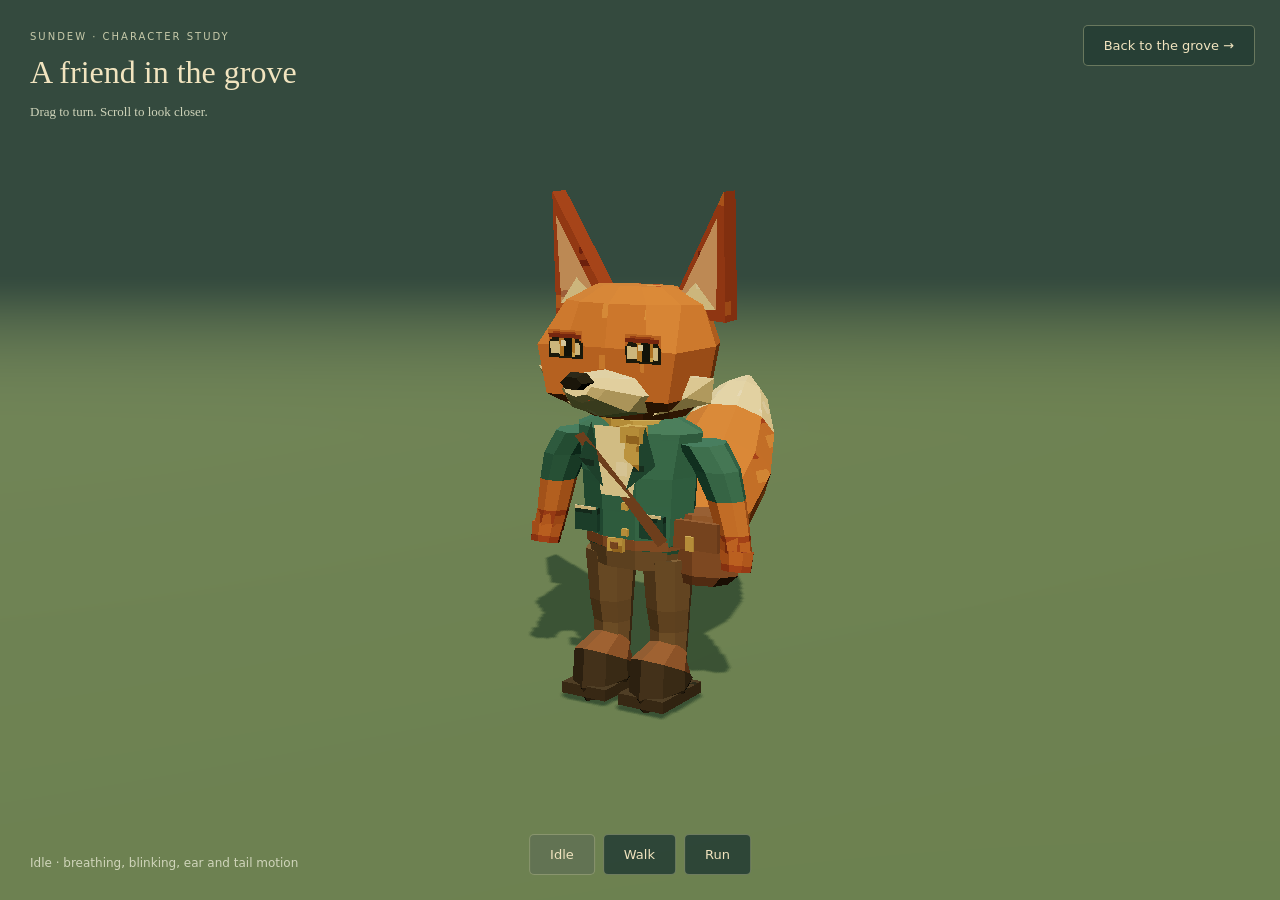
<file: fox.html>
<!doctype html><html lang="en"><head><meta charset="UTF-8"><meta name="viewport" content="width=device-width,initial-scale=1"><title>Sundew · Fox character study</title><style>*{box-sizing:border-box}body{color:#f1e4bf;background:#263c34;margin:0;font-family:Georgia,serif}canvas{touch-action:none;width:100vw;height:100dvh;display:block}header{pointer-events:none;position:absolute;top:26px;left:30px}header small{letter-spacing:2px;color:#c7caaa;font:10px system-ui}h1{margin:10px 0;font-size:32px;font-weight:400}header p{color:#d0d5bb;font-size:13px}.controls{gap:8px;display:flex;position:absolute;bottom:25px;left:50%;transform:translate(-50%)}button,a{color:#f1e4bf;cursor:pointer;background:#263e35dd;border:1px solid #b7bb8d77;border-radius:5px;padding:12px 20px;font:13px system-ui;text-decoration:none}button[aria-pressed=true]{background:#627353}button:focus-visible,a:focus-visible{outline-offset:3px;outline:2px solid #efd28c}a{position:absolute;top:25px;right:25px}#status{color:#d0d5bb;font:12px system-ui;position:absolute;bottom:30px;left:30px}@media (width<=600px){header{top:18px;left:18px}header p{max-width:210px}a{padding:9px;top:auto;bottom:88px;right:15px}#status{bottom:145px;left:18px}}</style>  <script type="module" crossorigin src="./assets/fox-BL7GwGKA.js"></script>
  <link rel="modulepreload" crossorigin href="./assets/modulepreload-polyfill-P2Xu9kJm.js">
  <link rel="modulepreload" crossorigin href="./assets/character-BKQD-4y8.js">
</head><body><header><small>SUNDEW · CHARACTER STUDY</small><h1>A friend in the grove</h1><p>Drag to turn. Scroll to look closer.</p></header><a href="./">Back to the grove →</a><div id="status" role="status">Loading the fox…</div><div class="controls"><button data-clip="Idle" aria-pressed="true">Idle</button><button data-clip="Walk" aria-pressed="false">Walk</button><button data-clip="Run" aria-pressed="false">Run</button></div></body></html>
</file>
